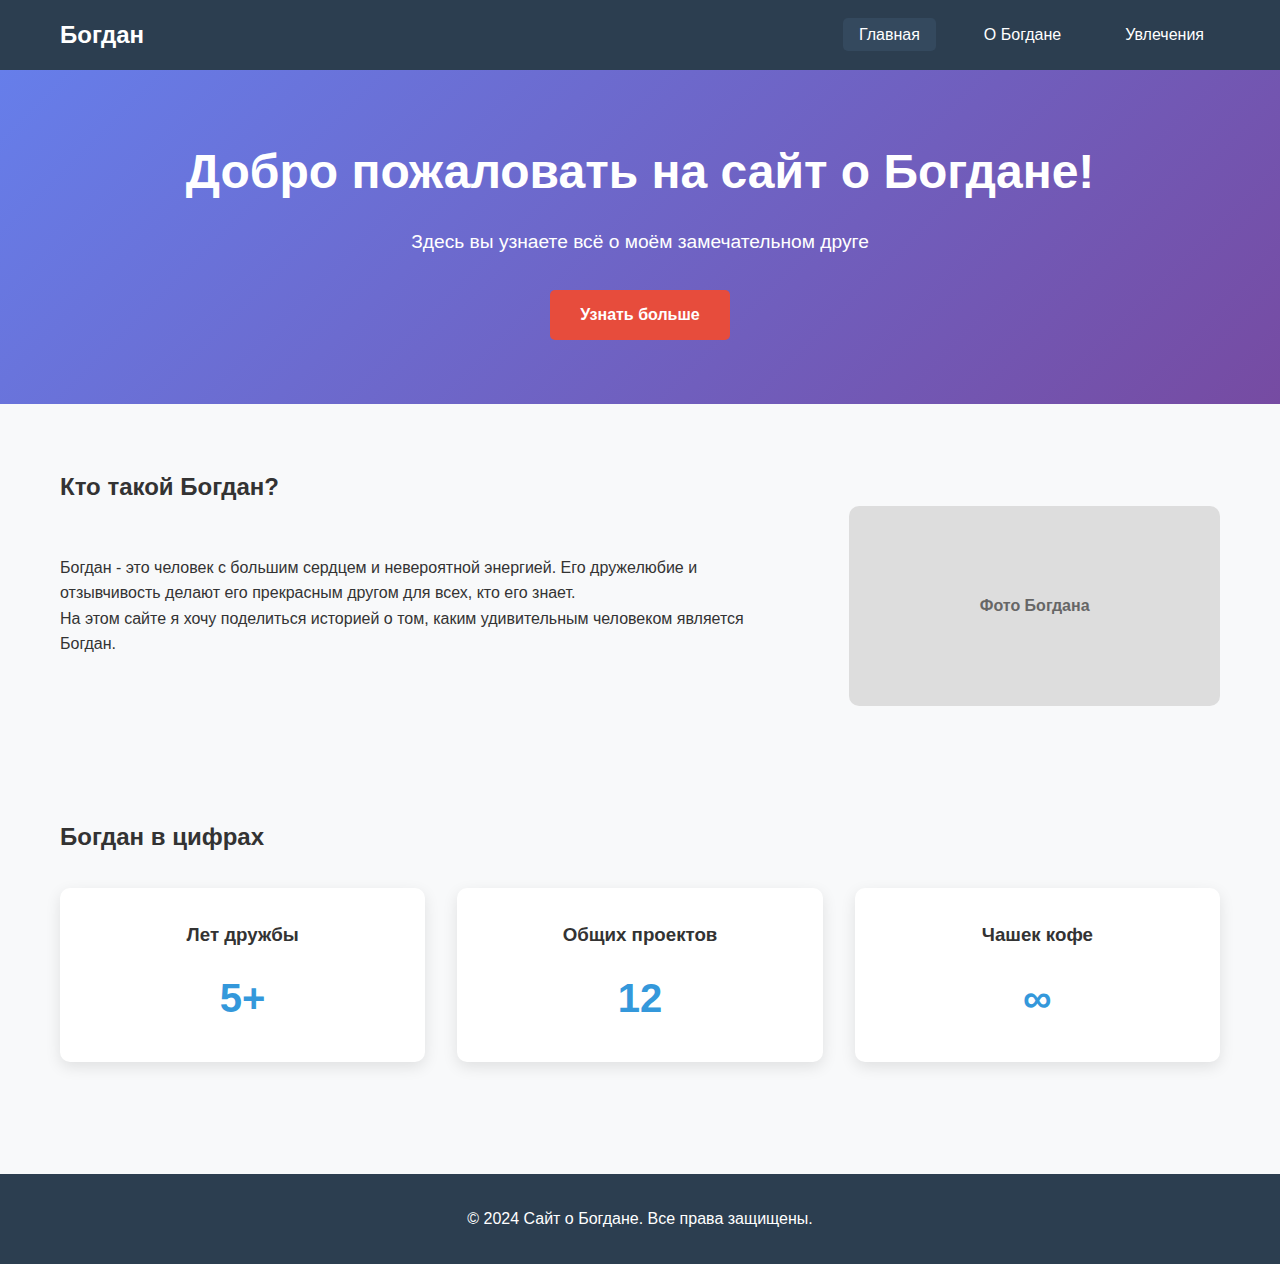
<file: index.html>
<!DOCTYPE html>
<html lang="ru">
<head>
    <meta charset="UTF-8">
    <meta name="viewport" content="width=device-width, initial-scale=1.0">
    <title>Богдан - Главная</title>
    <link rel="stylesheet" href="style.css">
</head>
<body>
    <nav class="navbar">
        <div class="nav-container">
            <h1 class="nav-logo">Богдан</h1>
            <ul class="nav-menu">
                <li><a href="index.html" class="nav-link active">Главная</a></li>
                <li><a href="about.html" class="nav-link">О Богдане</a></li>
                <li><a href="hobbies.html" class="nav-link">Увлечения</a></li>
            </ul>
        </div>
    </nav>

    <header class="hero">
        <div class="hero-content">
            <h1>Добро пожаловать на сайт о Богдане!</h1>
            <p>Здесь вы узнаете всё о моём замечательном друге</p>
            <a href="about.html" class="cta-button">Узнать больше</a>
        </div>
    </header>

    <main class="container">
        <section class="intro">
            <h2>Кто такой Богдан?</h2>
            <div class="intro-content">
                <div class="intro-text">
                    <p>Богдан - это человек с большим сердцем и невероятной энергией. Его дружелюбие и отзывчивость делают его прекрасным другом для всех, кто его знает.</p>
                    <p>На этом сайте я хочу поделиться историей о том, каким удивительным человеком является Богдан.</p>
                </div>
                <div class="intro-image">
                    <div class="placeholder-image">Фото Богдана</div>
                </div>
            </div>
        </section>

        <section class="quick-facts">
            <h2>Богдан в цифрах</h2>
            <div class="facts-grid">
                <div class="fact-card">
                    <h3>Лет дружбы</h3>
                    <p class="fact-number">5+</p>
                </div>
                <div class="fact-card">
                    <h3>Общих проектов</h3>
                    <p class="fact-number">12</p>
                </div>
                <div class="fact-card">
                    <h3>Чашек кофе</h3>
                    <p class="fact-number">∞</p>
                </div>
            </div>
        </section>
    </main>

    <footer class="footer">
        <p>&copy; 2024 Сайт о Богдане. Все права защищены.</p>
    </footer>
</body>
</html>
</file>
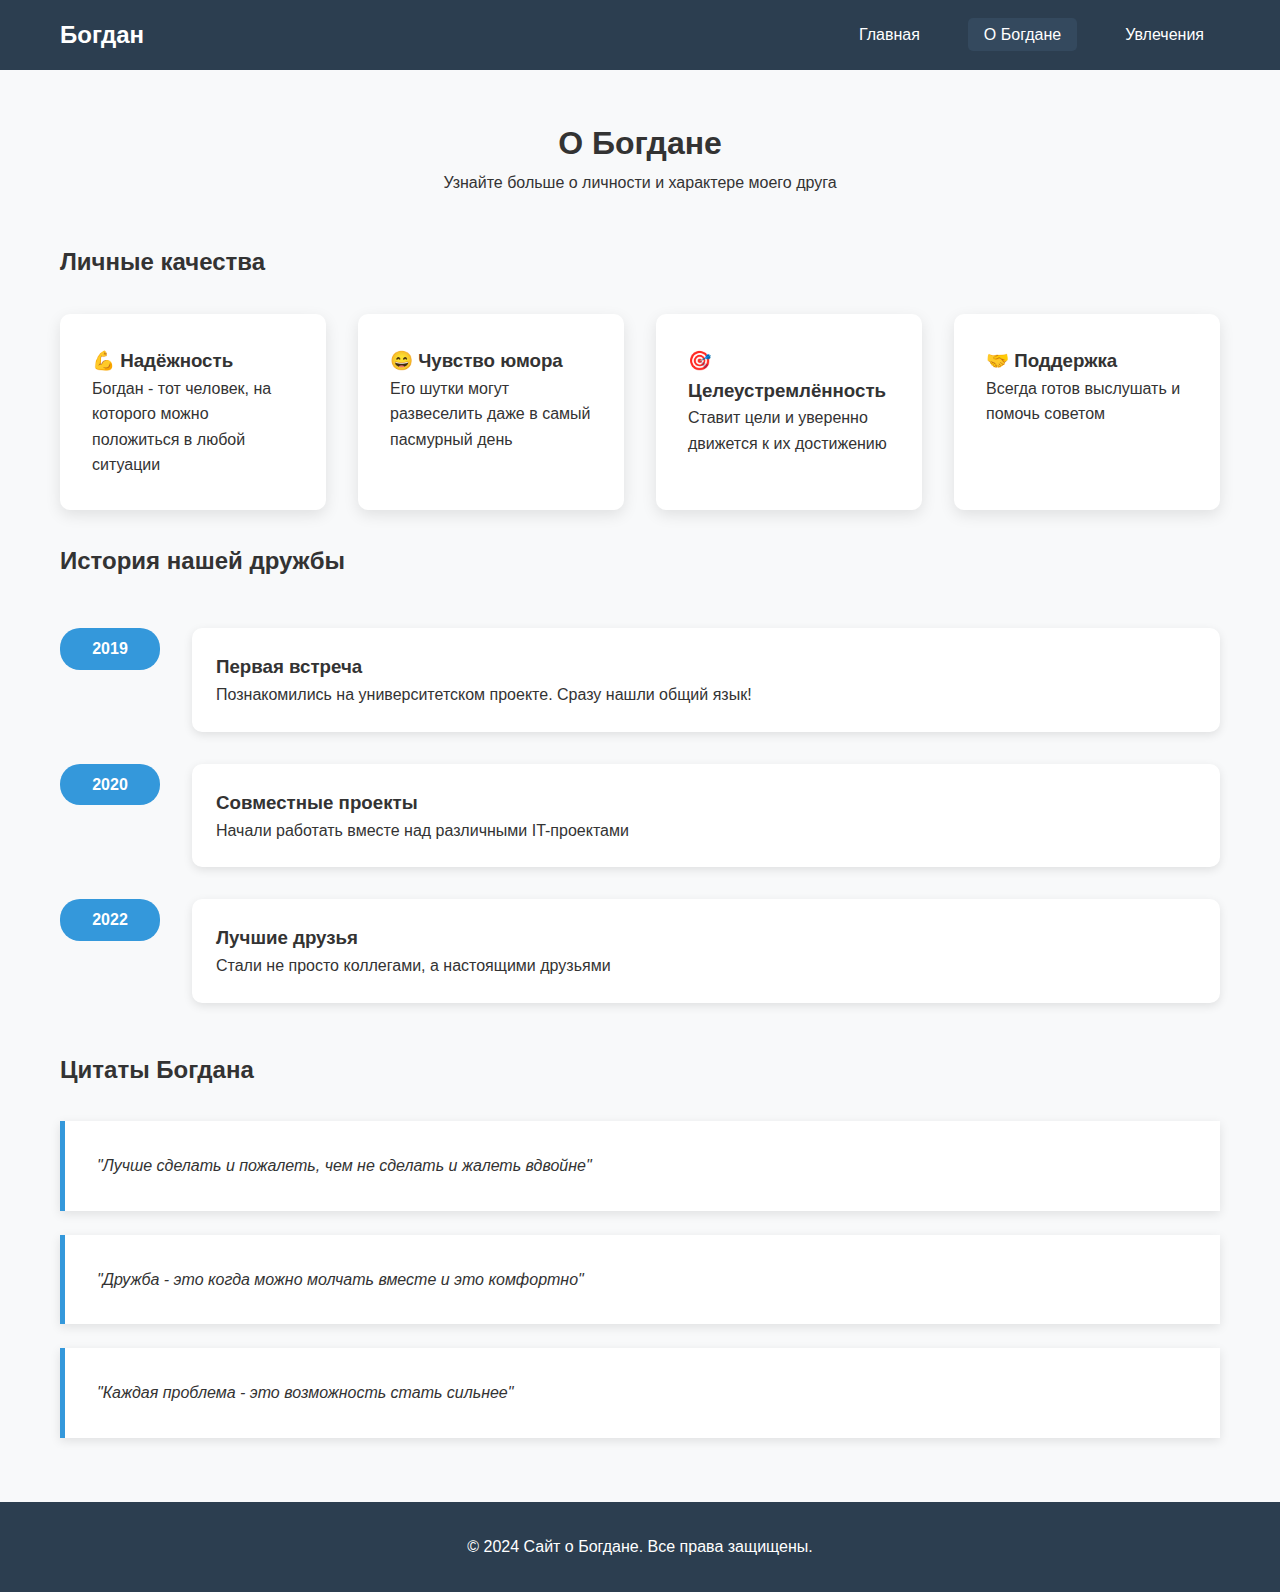
<file: about.html>
<!DOCTYPE html>
<html lang="ru">
<head>
    <meta charset="UTF-8">
    <meta name="viewport" content="width=device-width, initial-scale=1.0">
    <title>О Богдане</title>
    <link rel="stylesheet" href="style.css">
</head>
<body>
    <nav class="navbar">
        <div class="nav-container">
            <h1 class="nav-logo">Богдан</h1>
            <ul class="nav-menu">
                <li><a href="index.html" class="nav-link">Главная</a></li>
                <li><a href="about.html" class="nav-link active">О Богдане</a></li>
                <li><a href="hobbies.html" class="nav-link">Увлечения</a></li>
            </ul>
        </div>
    </nav>

    <main class="container">
        <header class="page-header">
            <h1>О Богдане</h1>
            <p>Узнайте больше о личности и характере моего друга</p>
        </header>

        <section class="about-content">
            <div class="about-section">
                <h2>Личные качества</h2>
                <div class="qualities-grid">
                    <div class="quality-card">
                        <h3>💪 Надёжность</h3>
                        <p>Богдан - тот человек, на которого можно положиться в любой ситуации</p>
                    </div>
                    <div class="quality-card">
                        <h3>😄 Чувство юмора</h3>
                        <p>Его шутки могут развеселить даже в самый пасмурный день</p>
                    </div>
                    <div class="quality-card">
                        <h3>🎯 Целеустремлённость</h3><p>Ставит цели и уверенно движется к их достижению</p>
                    </div>
                    <div class="quality-card">
                        <h3>🤝 Поддержка</h3>
                        <p>Всегда готов выслушать и помочь советом</p>
                    </div>
                </div>
            </div>

            <div class="about-section">
                <h2>История нашей дружбы</h2>
                <div class="timeline">
                    <div class="timeline-item">
                        <div class="timeline-year">2019</div>
                        <div class="timeline-content">
                            <h3>Первая встреча</h3>
                            <p>Познакомились на университетском проекте. Сразу нашли общий язык!</p>
                        </div>
                    </div>
                    <div class="timeline-item">
                        <div class="timeline-year">2020</div>
                        <div class="timeline-content">
                            <h3>Совместные проекты</h3>
                            <p>Начали работать вместе над различными IT-проектами</p>
                        </div>
                    </div>
                    <div class="timeline-item">
                        <div class="timeline-year">2022</div>
                        <div class="timeline-content">
                            <h3>Лучшие друзья</h3>
                            <p>Стали не просто коллегами, а настоящими друзьями</p>
                        </div>
                    </div>
                </div>
            </div>

            <div class="about-section">
                <h2>Цитаты Богдана</h2>
                <div class="quotes">
                    <blockquote class="quote">
                        "Лучше сделать и пожалеть, чем не сделать и жалеть вдвойне"
                    </blockquote>
                    <blockquote class="quote">
                        "Дружба - это когда можно молчать вместе и это комфортно"
                    </blockquote>
                    <blockquote class="quote">
                        "Каждая проблема - это возможность стать сильнее"
                    </blockquote>
                </div>
            </div>
        </section>
    </main>

    <footer class="footer">
        <p>&copy; 2024 Сайт о Богдане. Все права защищены.</p>
    </footer>
</body>
</html>
</file>
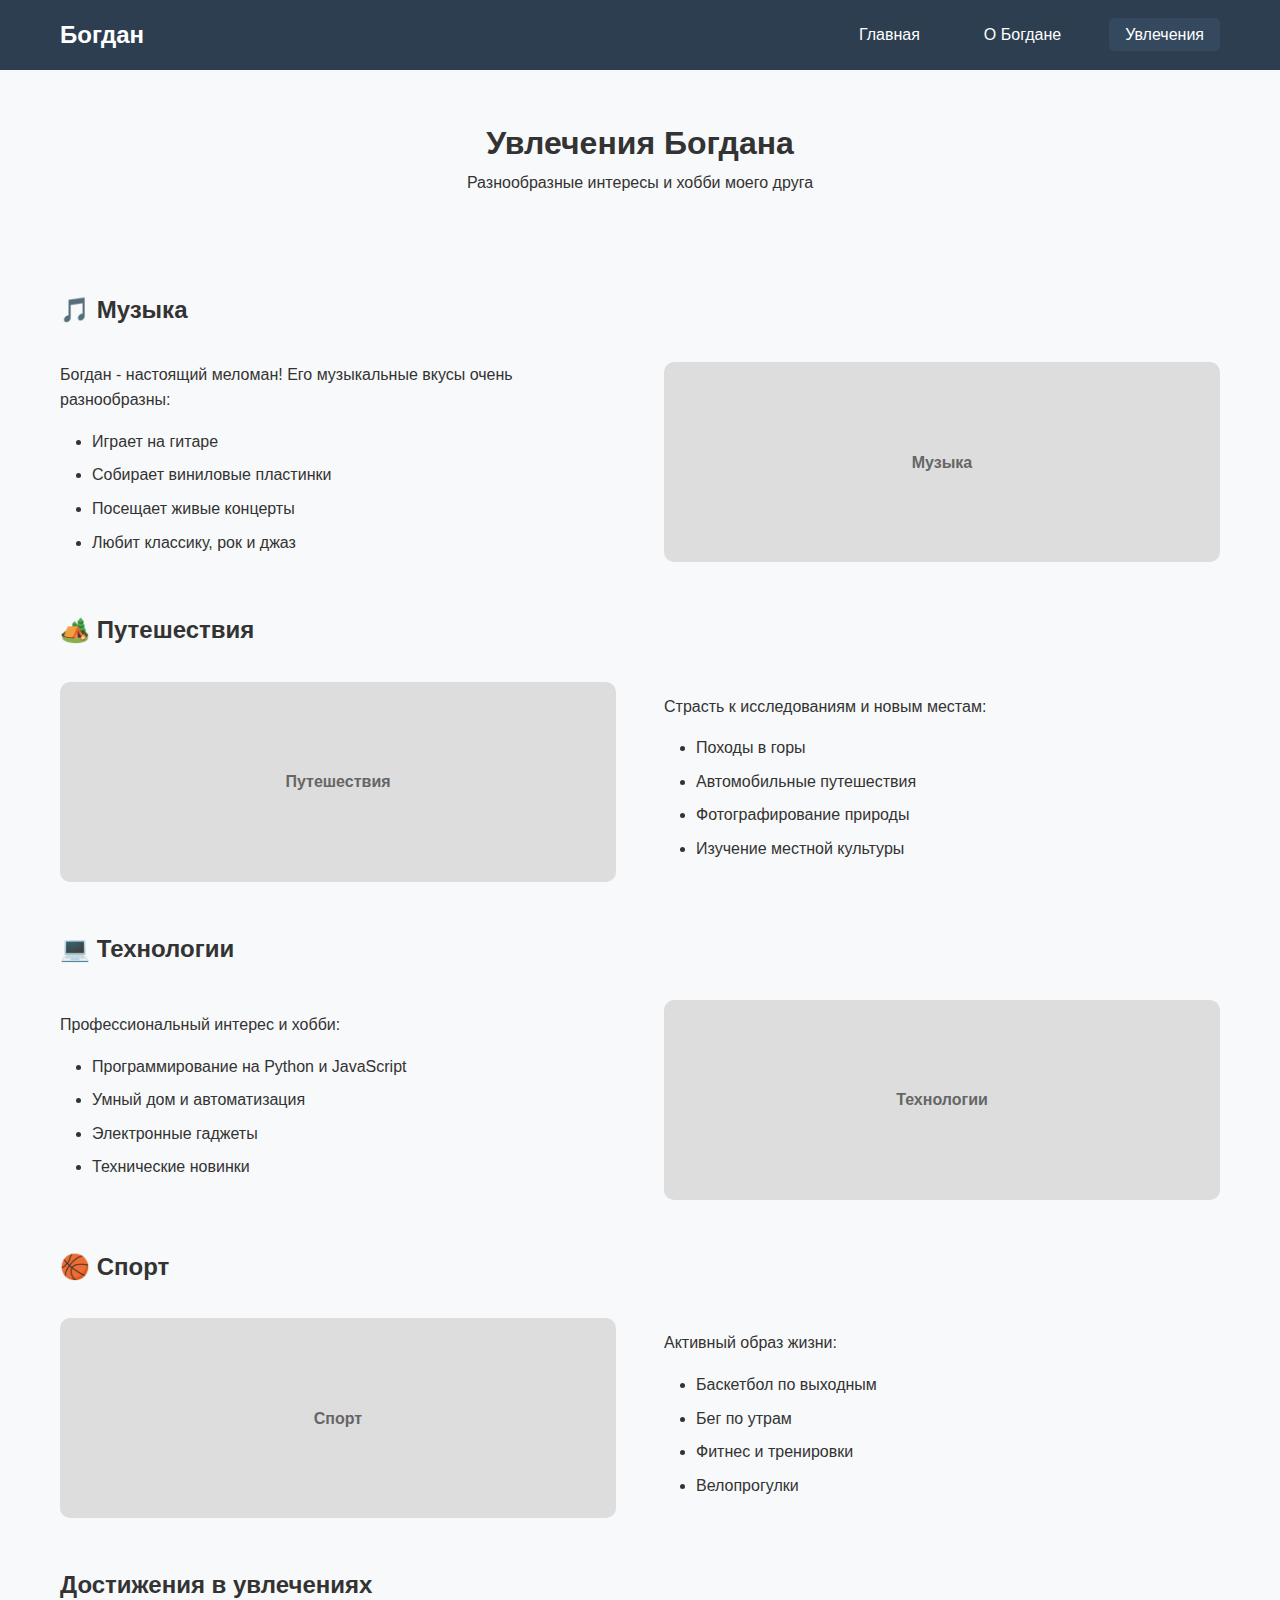
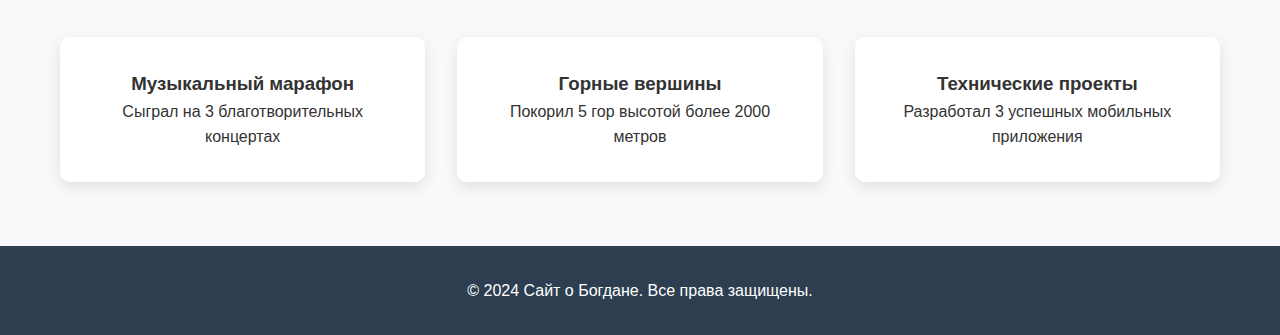
<file: hobbies.html>
<!DOCTYPE html>
<html lang="ru">
<head>
    <meta charset="UTF-8">
    <meta name="viewport" content="width=device-width, initial-scale=1.0">
    <title>Увлечения Богдана</title>
    <link rel="stylesheet" href="style.css">
</head>
<body>
    <nav class="navbar">
        <div class="nav-container">
            <h1 class="nav-logo">Богдан</h1>
            <ul class="nav-menu">
                <li><a href="index.html" class="nav-link">Главная</a></li>
                <li><a href="about.html" class="nav-link">О Богдане</a></li>
                <li><a href="hobbies.html" class="nav-link active">Увлечения</a></li>
            </ul>
        </div>
    </nav>

    <main class="container">
        <header class="page-header">
            <h1>Увлечения Богдана</h1>
            <p>Разнообразные интересы и хобби моего друга</p>
        </header>

        <section class="hobbies-content">
            <div class="hobby-category">
                <h2>🎵 Музыка</h2>
                <div class="hobby-details">
                    <div class="hobby-image">
                        <div class="placeholder-image">Музыка</div>
                    </div>
                    <div class="hobby-text">
                        <p>Богдан - настоящий меломан! Его музыкальные вкусы очень разнообразны:</p>
                        <ul>
                            <li>Играет на гитаре</li>
                            <li>Собирает виниловые пластинки</li>
                            <li>Посещает живые концерты</li>
                            <li>Любит классику, рок и джаз</li>
                        </ul>
                    </div>
                </div></div>

            <div class="hobby-category">
                <h2>🏕️ Путешествия</h2>
                <div class="hobby-details">
                    <div class="hobby-text">
                        <p>Страсть к исследованиям и новым местам:</p>
                        <ul>
                            <li>Походы в горы</li>
                            <li>Автомобильные путешествия</li>
                            <li>Фотографирование природы</li>
                            <li>Изучение местной культуры</li>
                        </ul>
                    </div>
                    <div class="hobby-image">
                        <div class="placeholder-image">Путешествия</div>
                    </div>
                </div>
            </div>

            <div class="hobby-category">
                <h2>💻 Технологии</h2>
                <div class="hobby-details">
                    <div class="hobby-image">
                        <div class="placeholder-image">Технологии</div>
                    </div>
                    <div class="hobby-text">
                        <p>Профессиональный интерес и хобби:</p>
                        <ul>
                            <li>Программирование на Python и JavaScript</li>
                            <li>Умный дом и автоматизация</li>
                            <li>Электронные гаджеты</li>
                            <li>Технические новинки</li>
                        </ul>
                    </div>
                </div>
            </div>

            <div class="hobby-category">
                <h2>🏀 Спорт</h2>
                <div class="hobby-details">
                    <div class="hobby-text">
                        <p>Активный образ жизни:</p>
                        <ul>
                            <li>Баскетбол по выходным</li>
                            <li>Бег по утрам</li>
                            <li>Фитнес и тренировки</li>
                            <li>Велопрогулки</li>
                        </ul>
                    </div>
                    <div class="hobby-image">
                        <div class="placeholder-image">Спорт</div>
                    </div>
                </div>
            </div>
        </section>

        <section class="achievements">
            <h2>Достижения в увлечениях</h2>
            <div class="achievements-grid">
                <div class="achievement-card">
                    <h3>Музыкальный марафон</h3>
                    <p>Сыграл на 3 благотворительных концертах</p>
                </div>
                <div class="achievement-card">
                    <h3>Горные вершины</h3>
                    <p>Покорил 5 гор высотой более 2000 метров</p>
                </div>
                <div class="achievement-card">
                    <h3>Технические проекты</h3>
                    <p>Разработал 3 успешных мобильных приложения</p>
                </div>
            </div>
        </section>
    </main>

    <footer class="footer">
        <p>&copy; 2024 Сайт о Богдане. Все права защищены.</p>
    </footer>
</body>
</html>
</file>
<file: style.css>
* {
    margin: 0;
    padding: 0;
    box-sizing: border-box;
}

body {
    font-family: 'Arial', sans-serif;
    line-height: 1.6;
    color: #333;
    background-color: #f8f9fa;
}

.container {
    max-width: 1200px;
    margin: 0 auto;
    padding: 0 20px;
}

/* Навигация */
.navbar {
    background: #2c3e50;
    color: white;
    padding: 1rem 0;
    position: sticky;
    top: 0;
    z-index: 100;
}

.nav-container {
    max-width: 1200px;
    margin: 0 auto;
    padding: 0 20px;
    display: flex;
    justify-content: space-between;
    align-items: center;
}

.nav-logo {
    font-size: 1.5rem;
    font-weight: bold;
}

.nav-menu {
    display: flex;
    list-style: none;
    gap: 2rem;
}

.nav-link {
    color: white;
    text-decoration: none;
    padding: 0.5rem 1rem;
    border-radius: 5px;
    transition: background-color 0.3s;
}

.nav-link:hover,
.nav-link.active {
    background-color: #34495e;
}

/* Герой секция */
.hero {background: linear-gradient(135deg, #667eea 0%, #764ba2 100%);
    color: white;
    padding: 4rem 0;
    text-align: center;
}

.hero-content h1 {
    font-size: 3rem;
    margin-bottom: 1rem;
}

.hero-content p {
    font-size: 1.2rem;
    margin-bottom: 2rem;
}

.cta-button {
    display: inline-block;
    background: #e74c3c;
    color: white;
    padding: 12px 30px;
    text-decoration: none;
    border-radius: 5px;
    font-weight: bold;
    transition: background-color 0.3s;
}

.cta-button:hover {
    background: #c0392b;
}

/* Основной контент */
.intro {
    padding: 4rem 0;
}

.intro-content {
    display: grid;
    grid-template-columns: 2fr 1fr;
    gap: 3rem;
    align-items: center;
}

.placeholder-image {
    background: #ddd;
    height: 200px;
    display: flex;
    align-items: center;
    justify-content: center;
    border-radius: 10px;
    color: #666;
    font-weight: bold;
}

.quick-facts {
    padding: 3rem 0;
}

.facts-grid {
    display: grid;
    grid-template-columns: repeat(auto-fit, minmax(200px, 1fr));
    gap: 2rem;
    margin-top: 2rem;
}

.fact-card {
    background: white;
    padding: 2rem;
    border-radius: 10px;
    text-align: center;
    box-shadow: 0 5px 15px rgba(0,0,0,0.1);
}

.fact-number {
    font-size: 2.5rem;
    font-weight: bold;
    color: #3498db;
    margin-top: 1rem;
}

/* Страница "О Богдане" */
.page-header {
    text-align: center;
    padding: 3rem 0;
}

.qualities-grid {
    display: grid;
    grid-template-columns: repeat(auto-fit, minmax(250px, 1fr));
    gap: 2rem;
    margin: 2rem 0;
}

.quality-card {
    background: white;
    padding: 2rem;
    border-radius: 10px;
    box-shadow: 0 5px 15px rgba(0,0,0,0.1);
}

.timeline {
    margin: 3rem 0;
}

.timeline-item {
    display: grid;
    grid-template-columns: 100px 1fr;
    gap: 2rem;
    margin-bottom: 2rem;
    align-items: start;
}

.timeline-year {
    background: #3498db;
    color: white;
    padding: 0.5rem 1rem;
    border-radius: 20px;
    text-align: center;
    font-weight: bold;
}

.timeline-content {
    background: white;
    padding: 1.5rem;
    border-radius: 10px;
    box-shadow: 0 3px 10px rgba(0,0,0,0.1);
}

.quotes {
    display: grid;
    gap: 1.5rem;
    margin: 2rem 0;
}

.quote {
    background: white;
    padding: 2rem;
    border-left: 5px solid #3498db;
    font-style: italic;
    box-shadow: 0 3px 10px rgba(0,0,0,0.1);
}

/* Страница "Увлечения" */
.hobby-category {
    margin: 3rem 0;
}

.hobby-details {
    display: grid;
    grid-template-columns: 1fr 1fr;
    gap: 3rem;
    align-items: center;
    margin: 2rem 0;
}

.hobby-details:nth-child(even) {
    direction: rtl;
}

.hobby-details:nth-child(even) > * {
    direction: ltr;
}

.hobby-text ul {
    margin-left: 2rem;
    margin-top: 1rem;
}

.hobby-text li {
    margin-bottom: 0.5rem;
}

.achievements-grid {
    display: grid;
    grid-template-columns: repeat(auto-fit, minmax(250px, 1fr));
    gap: 2rem;
    margin-top: 2rem;
}

.achievement-card {
    background: white;
    padding: 2rem;
    border-radius: 10px;
    text-align: center;
    box-shadow: 0 5px 15px rgba(0,0,0,0.1);
}

/* Футер */
.footer {
    background: #2c3e50;
    color: white;
    text-align: center;
    padding: 2rem 0;
    margin-top: 4rem;
}

/* Адаптивность */
@media (max-width: 768px) {
    .nav-container {
        flex-direction: column;
        gap: 1rem;
    }

    .nav-menu {
        gap: 1rem;
    }

    .hero-content h1 {
        font-size: 2rem;
    }

    .intro-content,
    .hobby-details {
        grid-template-columns: 1fr;
    }

    .timeline-item {
        grid-template-columns: 1fr;
    }

    .timeline-year {
        width: fit-content;
    }

    .facts-grid {
        grid-template-columns: 1fr;
    }
}
</file>
